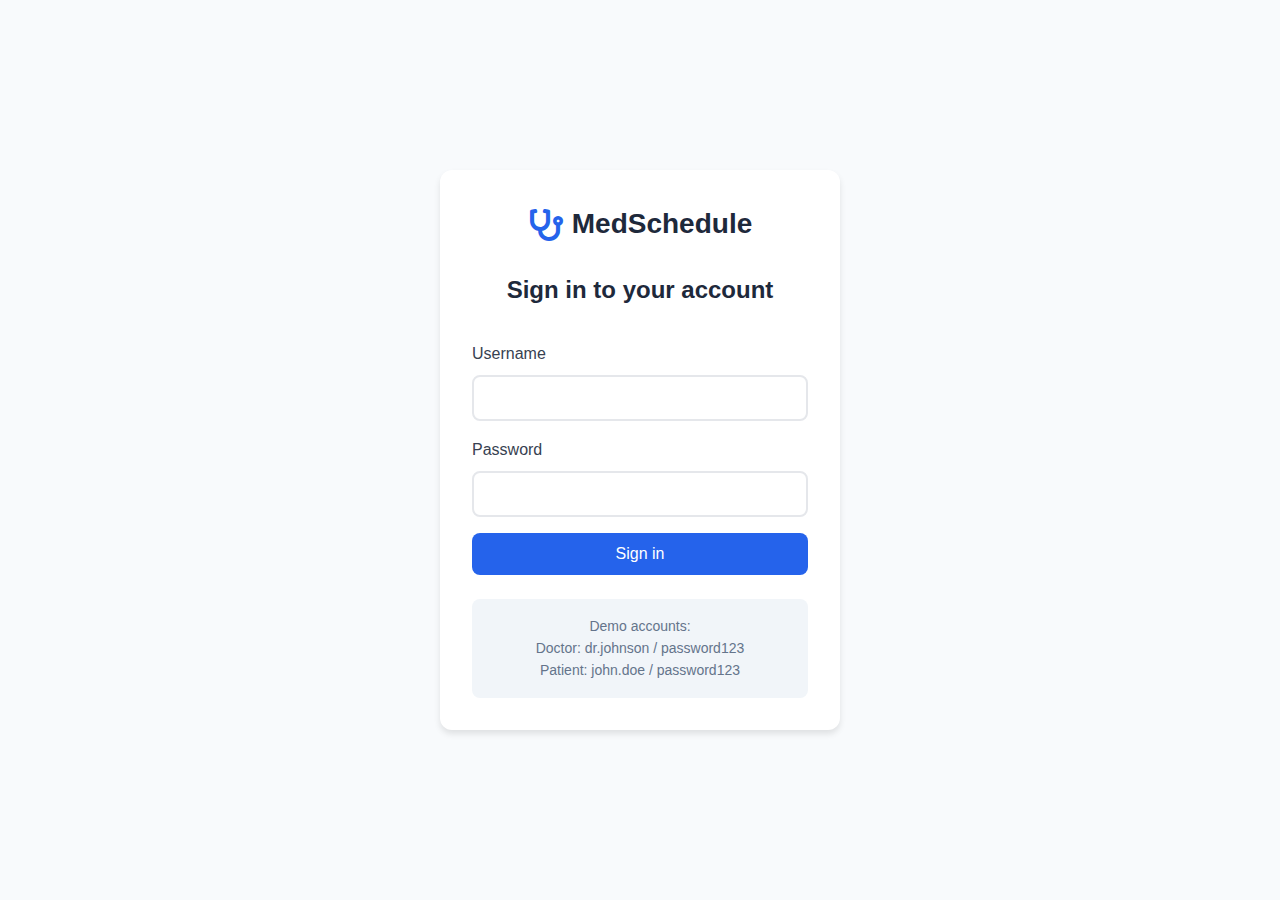
<file: MediBooker/index.html>
<!DOCTYPE html>
<html lang="en">
<head>
    <meta charset="UTF-8">
    <meta name="viewport" content="width=device-width, initial-scale=1.0">
    <title>MedSchedule - Login</title>
    <link rel="stylesheet" href="styles.css">
    <link href="https://cdnjs.cloudflare.com/ajax/libs/font-awesome/6.0.0/css/all.min.css" rel="stylesheet">
</head>
<body>
    <div class="container">
        <div class="login-card">
            <div class="header">
                <i class="fas fa-stethoscope"></i>
                <h1>MedSchedule</h1>
            </div>
            <h2>Sign in to your account</h2>
            
            <form id="loginForm">
                <div class="form-group">
                    <label for="username">Username</label>
                    <input type="text" id="username" name="username" required>
                </div>
                
                <div class="form-group">
                    <label for="password">Password</label>
                    <input type="password" id="password" name="password" required>
                </div>
                
                <button type="submit" id="loginBtn">
                    <span id="loginText">Sign in</span>
                    <span id="loadingText" style="display: none;">
                        <i class="fas fa-spinner fa-spin"></i> Signing in...
                    </span>
                </button>
            </form>
            
            <div class="demo-accounts">
                <p>Demo accounts:</p>
                <p>Doctor: dr.johnson / password123</p>
                <p>Patient: john.doe / password123</p>
            </div>
            
            <div id="errorMessage" class="error-message" style="display: none;"></div>
        </div>
    </div>

    <script src="script.js"></script>
</body>
</html>
</file>
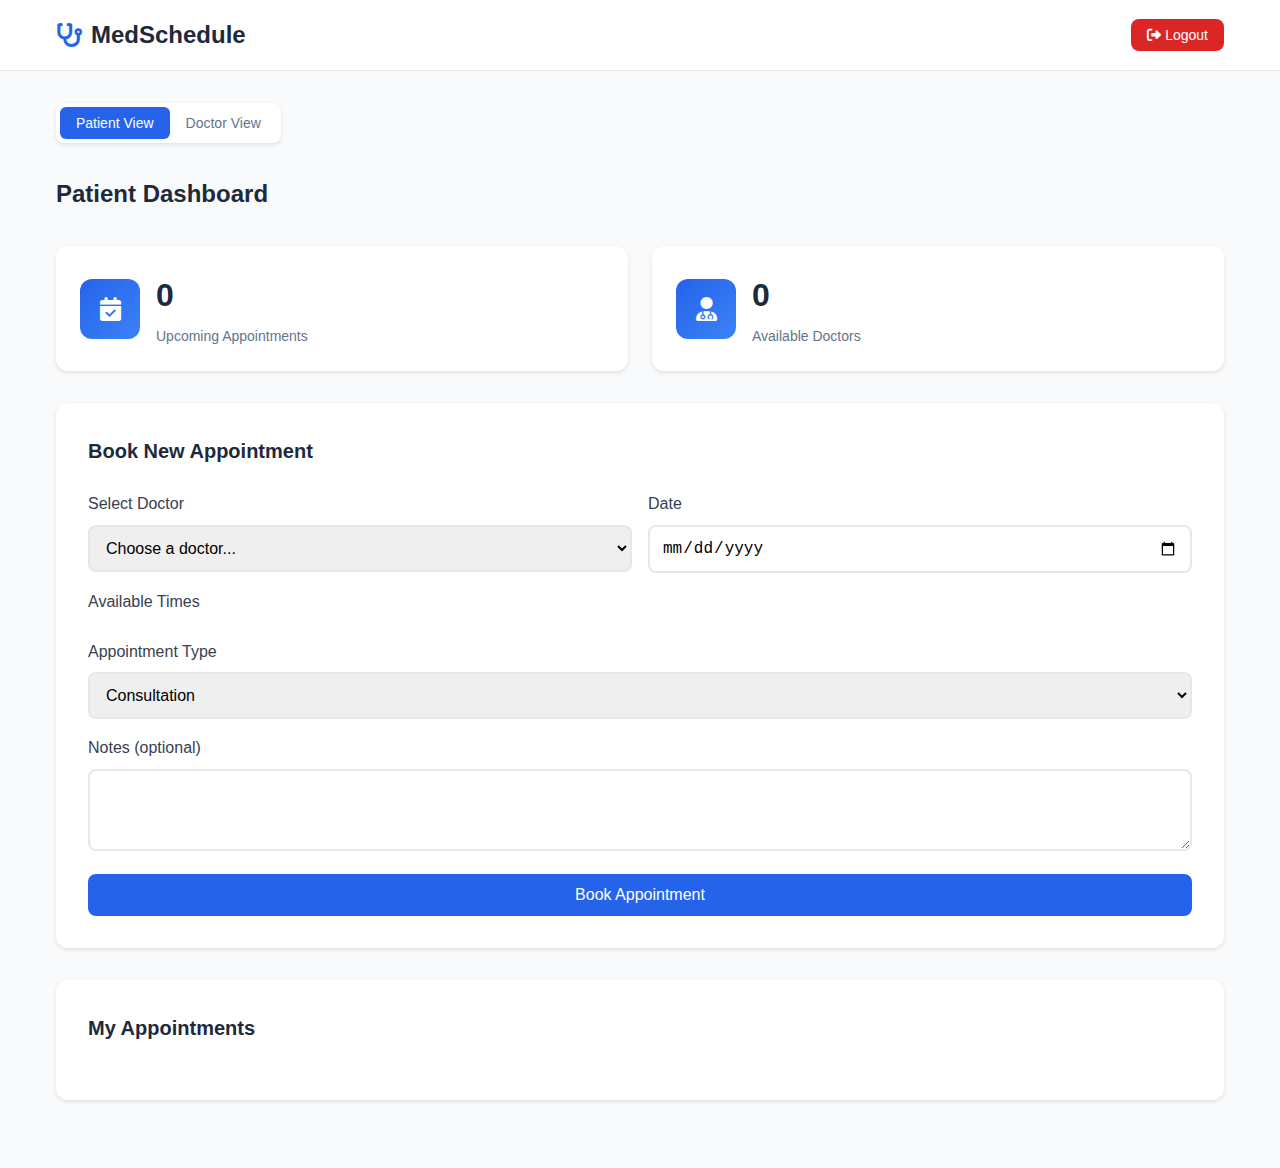
<file: MediBooker/dashboard.html>
<!DOCTYPE html>
<html lang="en">
<head>
    <meta charset="UTF-8">
    <meta name="viewport" content="width=device-width, initial-scale=1.0">
    <title>MedSchedule - Dashboard</title>
    <link rel="stylesheet" href="styles.css">
    <link href="https://cdnjs.cloudflare.com/ajax/libs/font-awesome/6.0.0/css/all.min.css" rel="stylesheet">
</head>
<body>
    <nav class="navbar">
        <div class="nav-content">
            <div class="nav-brand">
                <i class="fas fa-stethoscope"></i>
                <span>MedSchedule</span>
            </div>
            <div class="nav-user">
                <span id="userFullName"></span>
                <button id="logoutBtn" class="logout-btn">
                    <i class="fas fa-sign-out-alt"></i> Logout
                </button>
            </div>
        </div>
    </nav>

    <div class="main-content">
        <div class="dashboard-toggle">
            <button id="patientViewBtn" class="toggle-btn active">Patient View</button>
            <button id="doctorViewBtn" class="toggle-btn">Doctor View</button>
        </div>

        <!-- Patient Dashboard -->
        <div id="patientDashboard" class="dashboard-view">
            <h2>Patient Dashboard</h2>
            
            <div class="stats-grid">
                <div class="stat-card">
                    <div class="stat-icon"><i class="fas fa-calendar-check"></i></div>
                    <div class="stat-content">
                        <h3 id="upcomingAppointments">0</h3>
                        <p>Upcoming Appointments</p>
                    </div>
                </div>
                <div class="stat-card">
                    <div class="stat-icon"><i class="fas fa-user-md"></i></div>
                    <div class="stat-content">
                        <h3 id="totalDoctors">0</h3>
                        <p>Available Doctors</p>
                    </div>
                </div>
            </div>

            <div class="section">
                <h3>Book New Appointment</h3>
                <form id="bookingForm" class="booking-form">
                    <div class="form-row">
                        <div class="form-group">
                            <label for="doctorSelect">Select Doctor</label>
                            <select id="doctorSelect" required>
                                <option value="">Choose a doctor...</option>
                            </select>
                        </div>
                        <div class="form-group">
                            <label for="appointmentDate">Date</label>
                            <input type="date" id="appointmentDate" required>
                        </div>
                    </div>
                    
                    <div class="form-group">
                        <label for="appointmentTime">Available Times</label>
                        <div id="timeSlots" class="time-slots"></div>
                    </div>
                    
                    <div class="form-group">
                        <label for="appointmentType">Appointment Type</label>
                        <select id="appointmentType" required>
                            <option value="consultation">Consultation</option>
                            <option value="follow-up">Follow-up</option>
                            <option value="emergency">Emergency</option>
                        </select>
                    </div>
                    
                    <div class="form-group">
                        <label for="appointmentNotes">Notes (optional)</label>
                        <textarea id="appointmentNotes" rows="3"></textarea>
                    </div>
                    
                    <button type="submit">Book Appointment</button>
                </form>
            </div>

            <div class="section">
                <h3>My Appointments</h3>
                <div id="patientAppointments" class="appointments-list"></div>
            </div>
        </div>

        <!-- Doctor Dashboard -->
        <div id="doctorDashboard" class="dashboard-view" style="display: none;">
            <h2>Doctor Dashboard</h2>
            
            <div class="stats-grid">
                <div class="stat-card">
                    <div class="stat-icon"><i class="fas fa-calendar-alt"></i></div>
                    <div class="stat-content">
                        <h3 id="todayAppointments">0</h3>
                        <p>Today's Appointments</p>
                    </div>
                </div>
                <div class="stat-card">
                    <div class="stat-icon"><i class="fas fa-users"></i></div>
                    <div class="stat-content">
                        <h3 id="totalPatients">0</h3>
                        <p>Total Patients</p>
                    </div>
                </div>
                <div class="stat-card">
                    <div class="stat-icon"><i class="fas fa-dollar-sign"></i></div>
                    <div class="stat-content">
                        <h3 id="monthlyEarnings">$0</h3>
                        <p>Monthly Earnings</p>
                    </div>
                </div>
            </div>

            <div class="section">
                <h3>My Schedule</h3>
                <div id="doctorAppointments" class="appointments-list"></div>
            </div>
        </div>
    </div>

    <div id="toast" class="toast" style="display: none;"></div>
    
    <!--<script src="dashboard.js"></script>-->
</body>
</html>
</file>
<file: MediBooker/styles.css>
* {
    margin: 0;
    padding: 0;
    box-sizing: border-box;
}

body {
    font-family: -apple-system, BlinkMacSystemFont, 'Segoe UI', Roboto, sans-serif;
    background-color: #f8fafc;
    color: #334155;
    line-height: 1.6;
}

/* Login Page Styles */
.container {
    min-height: 100vh;
    display: flex;
    align-items: center;
    justify-content: center;
    padding: 1rem;
}

.login-card {
    background: white;
    padding: 2rem;
    border-radius: 12px;
    box-shadow: 0 4px 6px rgba(0, 0, 0, 0.1);
    width: 100%;
    max-width: 400px;
}

.header {
    display: flex;
    align-items: center;
    justify-content: center;
    gap: 0.5rem;
    margin-bottom: 1.5rem;
}

.header i {
    font-size: 2rem;
    color: #2563eb;
}

.header h1 {
    font-size: 1.75rem;
    color: #1e293b;
    font-weight: bold;
}

.login-card h2 {
    text-align: center;
    margin-bottom: 2rem;
    color: #1e293b;
}

.form-group {
    margin-bottom: 1rem;
}

.form-group label {
    display: block;
    margin-bottom: 0.5rem;
    font-weight: 500;
    color: #374151;
}

.form-group input,
.form-group select,
.form-group textarea {
    width: 100%;
    padding: 0.75rem;
    border: 2px solid #e5e7eb;
    border-radius: 8px;
    font-size: 1rem;
    transition: border-color 0.2s;
}

.form-group input:focus,
.form-group select:focus,
.form-group textarea:focus {
    outline: none;
    border-color: #2563eb;
    box-shadow: 0 0 0 3px rgba(37, 99, 235, 0.1);
}

button {
    width: 100%;
    padding: 0.75rem;
    background-color: #2563eb;
    color: white;
    border: none;
    border-radius: 8px;
    font-size: 1rem;
    font-weight: 500;
    cursor: pointer;
    transition: background-color 0.2s;
}

button:hover {
    background-color: #1d4ed8;
}

button:disabled {
    background-color: #94a3b8;
    cursor: not-allowed;
}

.demo-accounts {
    margin-top: 1.5rem;
    padding: 1rem;
    background-color: #f1f5f9;
    border-radius: 8px;
    text-align: center;
    font-size: 0.875rem;
    color: #64748b;
}

.error-message {
    margin-top: 1rem;
    padding: 0.75rem;
    background-color: #fef2f2;
    border: 1px solid #fecaca;
    border-radius: 8px;
    color: #dc2626;
    text-align: center;
}

/* Dashboard Styles */
.navbar {
    background: white;
    border-bottom: 1px solid #e5e7eb;
    padding: 1rem 0;
}

.nav-content {
    max-width: 1200px;
    margin: 0 auto;
    padding: 0 1rem;
    display: flex;
    justify-content: space-between;
    align-items: center;
}

.nav-brand {
    display: flex;
    align-items: center;
    gap: 0.5rem;
    font-size: 1.5rem;
    font-weight: bold;
    color: #1e293b;
}

.nav-brand i {
    color: #2563eb;
}

.nav-user {
    display: flex;
    align-items: center;
    gap: 1rem;
}

.logout-btn {
    width: auto;
    padding: 0.5rem 1rem;
    background-color: #dc2626;
    font-size: 0.875rem;
}

.logout-btn:hover {
    background-color: #b91c1c;
}

.main-content {
    max-width: 1200px;
    margin: 0 auto;
    padding: 2rem 1rem;
}

.dashboard-toggle {
    display: flex;
    background: white;
    border-radius: 8px;
    padding: 0.25rem;
    margin-bottom: 2rem;
    box-shadow: 0 2px 4px rgba(0, 0, 0, 0.1);
    width: fit-content;
}

.toggle-btn {
    width: auto;
    padding: 0.5rem 1rem;
    background: transparent;
    color: #64748b;
    border: none;
    border-radius: 6px;
    font-size: 0.875rem;
    transition: all 0.2s;
}

.toggle-btn.active {
    background-color: #2563eb;
    color: white;
}

.toggle-btn:not(.active):hover {
    background-color: #f1f5f9;
}

.dashboard-view h2 {
    margin-bottom: 2rem;
    color: #1e293b;
}

.stats-grid {
    display: grid;
    grid-template-columns: repeat(auto-fit, minmax(250px, 1fr));
    gap: 1.5rem;
    margin-bottom: 2rem;
}

.stat-card {
    background: white;
    padding: 1.5rem;
    border-radius: 12px;
    box-shadow: 0 2px 4px rgba(0, 0, 0, 0.1);
    display: flex;
    align-items: center;
    gap: 1rem;
}

.stat-icon {
    width: 60px;
    height: 60px;
    background: linear-gradient(135deg, #2563eb, #3b82f6);
    border-radius: 12px;
    display: flex;
    align-items: center;
    justify-content: center;
    color: white;
    font-size: 1.5rem;
}

.stat-content h3 {
    font-size: 2rem;
    font-weight: bold;
    color: #1e293b;
    margin-bottom: 0.25rem;
}

.stat-content p {
    color: #64748b;
    font-size: 0.875rem;
}

.section {
    background: white;
    padding: 2rem;
    border-radius: 12px;
    box-shadow: 0 2px 4px rgba(0, 0, 0, 0.1);
    margin-bottom: 2rem;
}

.section h3 {
    margin-bottom: 1.5rem;
    color: #1e293b;
    font-size: 1.25rem;
}

.form-row {
    display: grid;
    grid-template-columns: 1fr 1fr;
    gap: 1rem;
}

.time-slots {
    display: grid;
    grid-template-columns: repeat(auto-fit, minmax(100px, 1fr));
    gap: 0.5rem;
    margin-top: 0.5rem;
}

.time-slot {
    padding: 0.5rem;
    border: 2px solid #e5e7eb;
    border-radius: 6px;
    text-align: center;
    cursor: pointer;
    transition: all 0.2s;
    font-size: 0.875rem;
}

.time-slot:hover {
    border-color: #2563eb;
    background-color: #eff6ff;
}

.time-slot.selected {
    border-color: #2563eb;
    background-color: #2563eb;
    color: white;
}

.time-slot.booked {
    background-color: #fef3c7;
    border-color: #f59e0b;
    cursor: not-allowed;
    color: #92400e;
}

.appointments-list {
    display: grid;
    gap: 1rem;
}

.appointment-card {
    background: #f8fafc;
    border: 1px solid #e5e7eb;
    border-radius: 8px;
    padding: 1rem;
    transition: all 0.2s;
}

.appointment-card:hover {
    box-shadow: 0 2px 8px rgba(0, 0, 0, 0.1);
}

.appointment-header {
    display: flex;
    justify-content: space-between;
    align-items: center;
    margin-bottom: 0.5rem;
}

.appointment-time {
    font-weight: bold;
    color: #1e293b;
}

.appointment-status {
    padding: 0.25rem 0.75rem;
    border-radius: 20px;
    font-size: 0.75rem;
    font-weight: 500;
}

.status-confirmed {
    background-color: #dcfce7;
    color: #166534;
}

.status-pending {
    background-color: #fef3c7;
    color: #92400e;
}

.status-completed {
    background-color: #dbeafe;
    color: #1e40af;
}

.appointment-details {
    color: #64748b;
    font-size: 0.875rem;
}

.toast {
    position: fixed;
    top: 20px;
    right: 20px;
    background: #22c55e;
    color: white;
    padding: 1rem 1.5rem;
    border-radius: 8px;
    box-shadow: 0 4px 12px rgba(0, 0, 0, 0.15);
    z-index: 1000;
    transform: translateX(100%);
    transition: transform 0.3s ease;
}

.toast.show {
    transform: translateX(0);
}

.toast.error {
    background: #ef4444;
}

/* Responsive Design */
@media (max-width: 768px) {
    .form-row {
        grid-template-columns: 1fr;
    }
    
    .stats-grid {
        grid-template-columns: 1fr;
    }
    
    .time-slots {
        grid-template-columns: repeat(3, 1fr);
    }
    
    .nav-user {
        flex-direction: column;
        gap: 0.5rem;
    }
}

/* Loading States */
.loading {
    position: relative;
    pointer-events: none;
    opacity: 0.7;
}

.loading::after {
    content: '';
    position: absolute;
    top: 50%;
    left: 50%;
    width: 20px;
    height: 20px;
    border: 2px solid #f3f3f3;
    border-top: 2px solid #2563eb;
    border-radius: 50%;
    animation: spin 1s linear infinite;
    transform: translate(-50%, -50%);
}

@keyframes spin {
    0% { transform: translate(-50%, -50%) rotate(0deg); }
    100% { transform: translate(-50%, -50%) rotate(360deg); }
}
</file>
